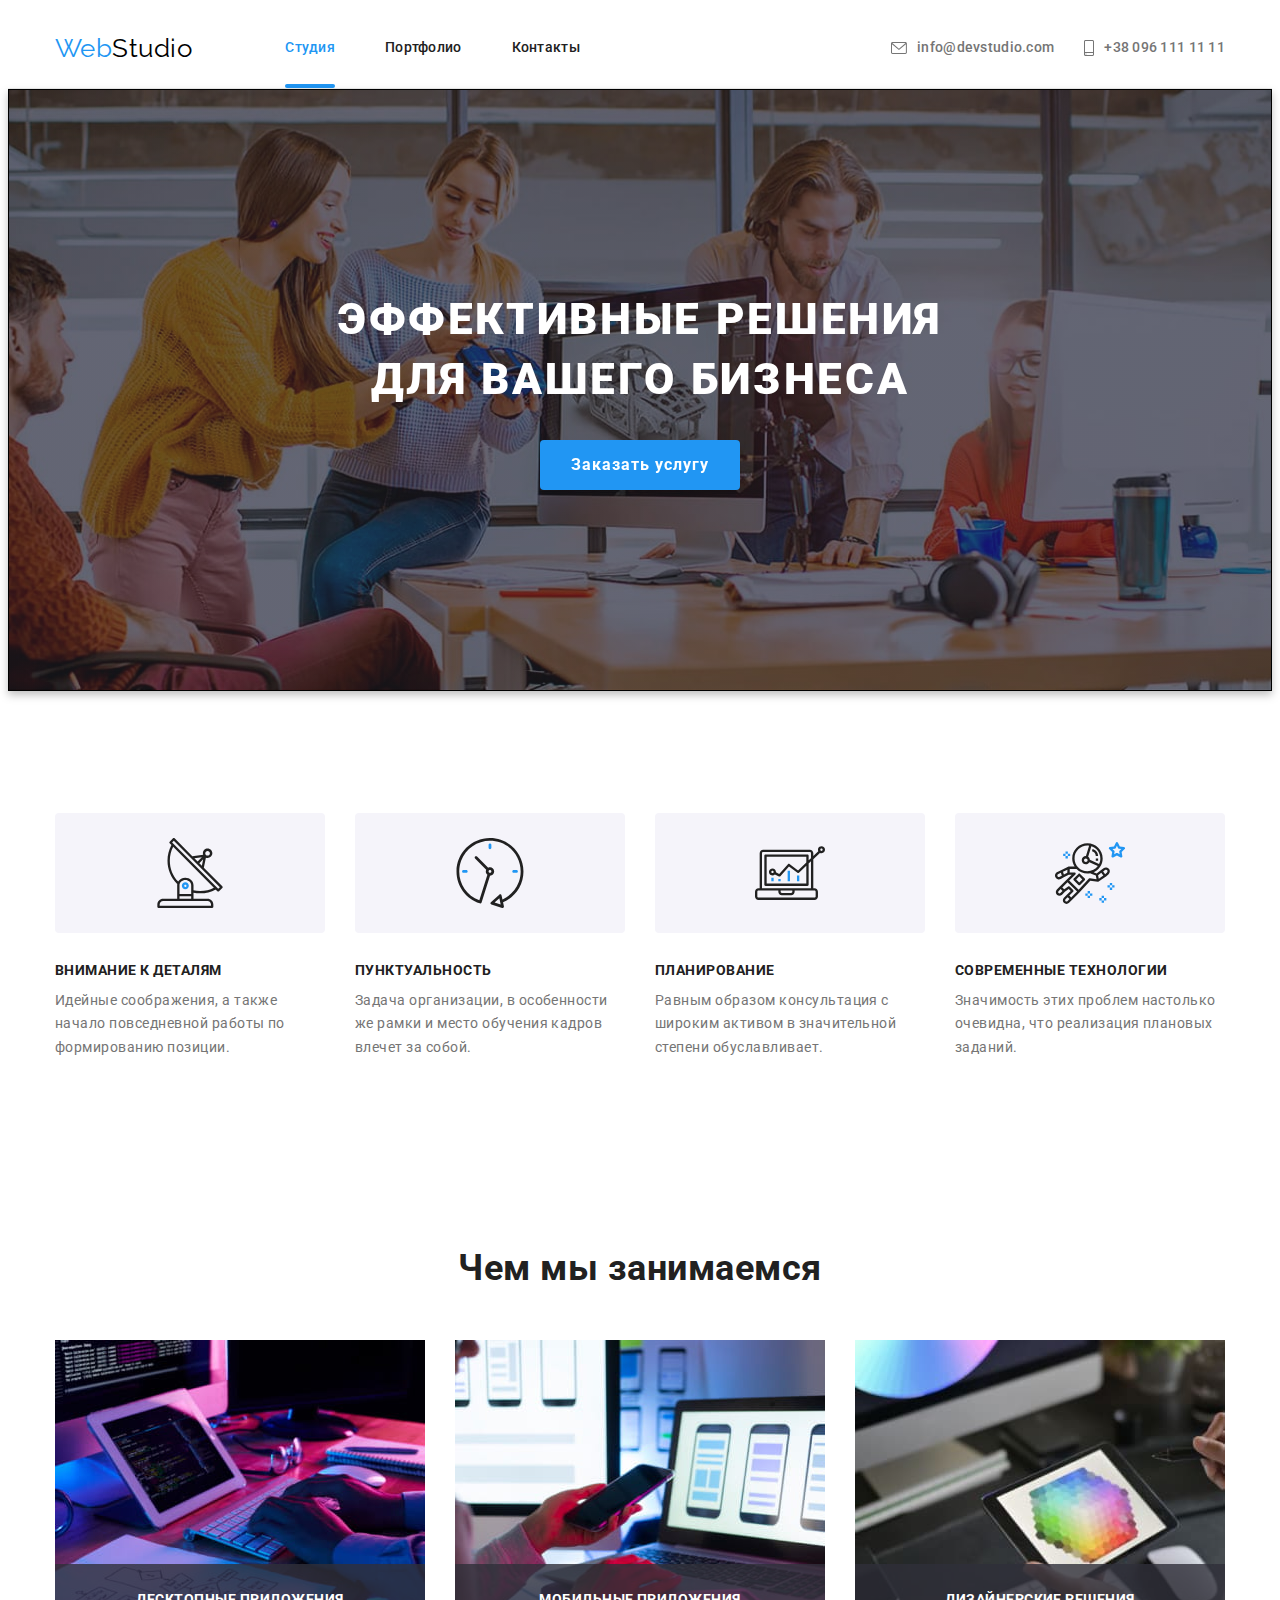
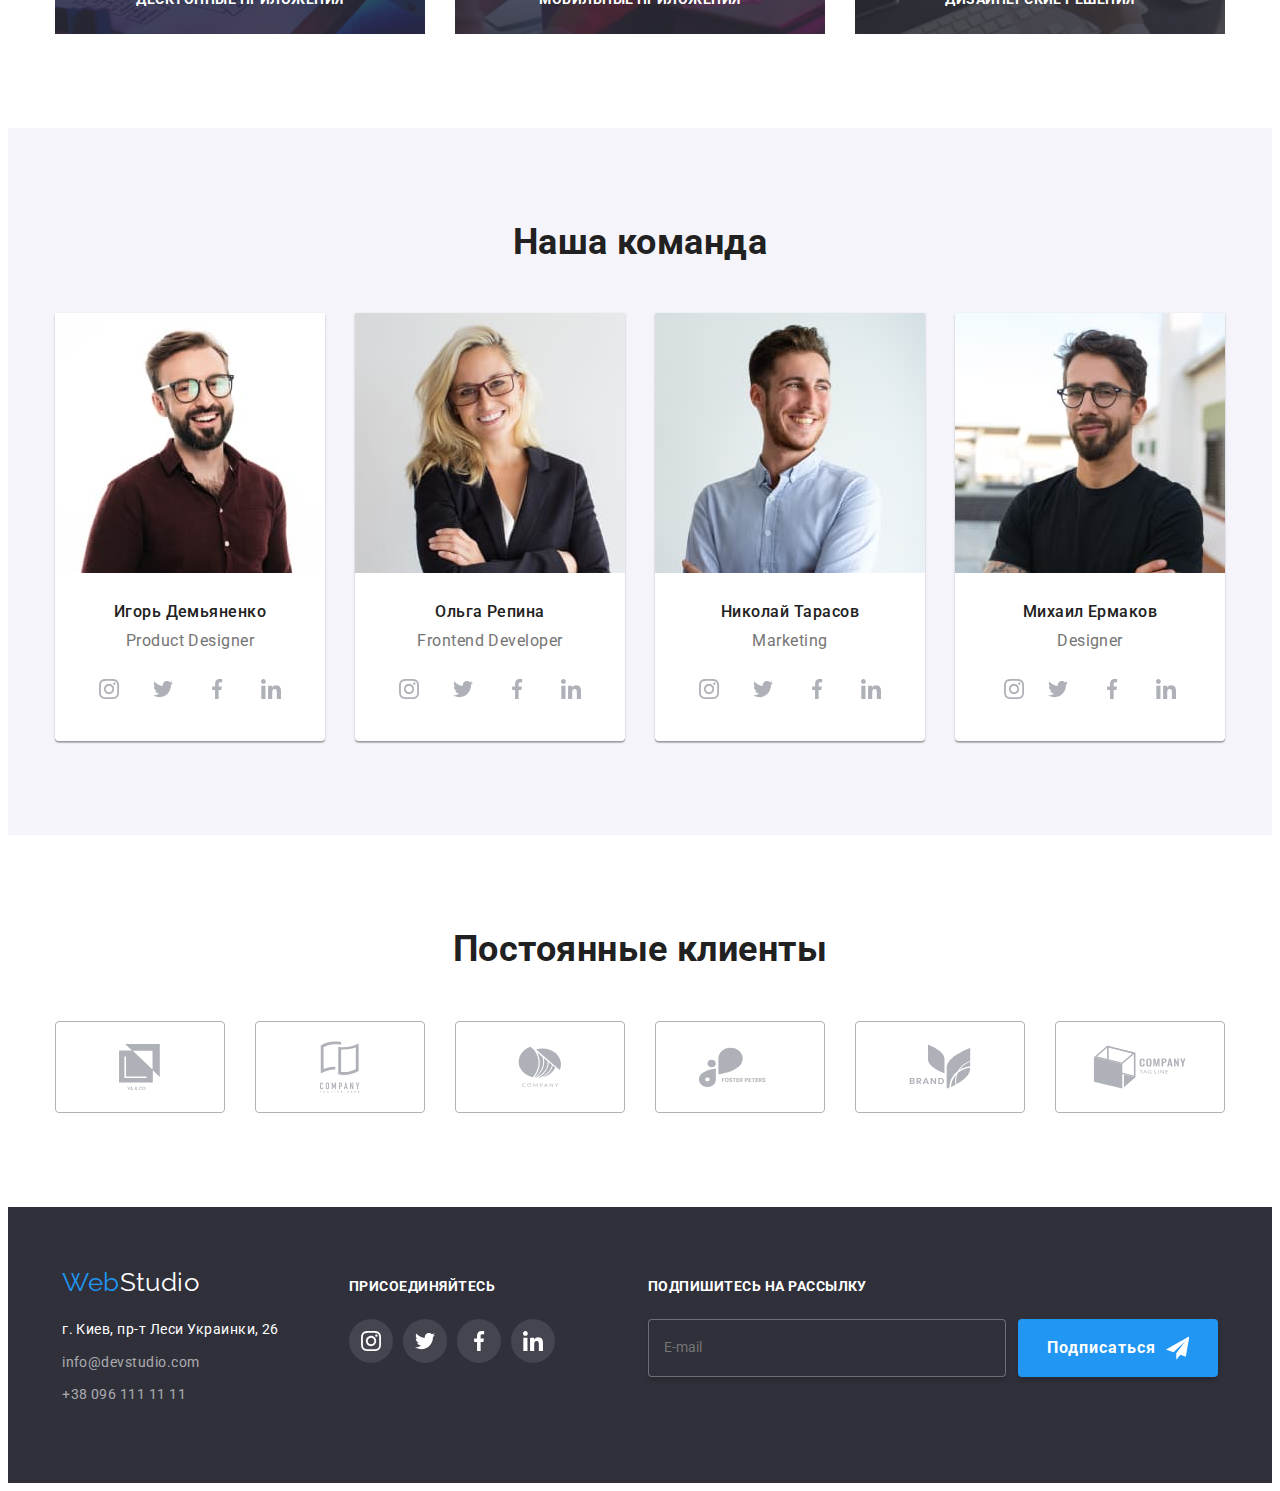
<file: index.html>
<!DOCTYPE html>
<html lang="ru">
  <head>
    <meta charset="Utf-8" />
    <meta http-equiv="X-UA-Compatible" content="IE=Edge" />
    <meta name="viewport" content="width=device-width, initial-scale=1.0" />
    <title>Студия</title>
    <link
      href="https://fonts.googleapis.com/css2?family=Raleway:wght@700&family=Roboto:wght@400;500;700;900&display=swap"
      rel="stylesheet"
    />
    <link
      rel="stylesheet"
      href="https://cdnjs.cloudflare.com/ajax/libs/modern-normalize/1.0.0/modern-normalize.min.css"
      integrity="sha512-ISS7cAi1PEhQ8jnbJpJZMd29NlhNj4AWYyLOSp2CE/CsHxTCu+r+t0D2yoJudVrd0/8fTVPUVDzY5Tvli75u/g=="
      crossorigin="anonymous"
      referrerpolicy="no-referrer"
    />
    <link rel="stylesheet" href="./css/main.min.css" />
  </head>
  <body>
    <header class="header">
      <div class="container nav-container">
        <a href="./index.html" class="logo"
          ><span class="logo__lebel">Web</span>Studio</a
        >

        <nav>
          <ul class="site-nav list">
            <li class="site-nav__item">
              <a
                href="./index.html"
                class="site-nav__link site-nav__link--current"
                >Студия</a
              >
            </li>
            <li class="site-nav__item">
              <a href="./portfolio.html" class="site-nav__link">Портфолио</a>
            </li>
            <li class="site-nav__item">
              <a href="#" class="site-nav__link">Контакты</a>
            </li>
          </ul>
        </nav>

        <ul class="contacts list">
          <li class="contacts__item">
            <a class="contacts__link" href="mailto:info@devstudio.com">
              <svg class="contact__icon" width="16" height="12">
                <use href="./images/symbol-defs.svg#envelope"></use>
              </svg>
              info@devstudio.com
            </a>
          </li>
          <li class="contacts__item">
            <a class="contacts__link" href="tel:+380961111111">
              <svg class="contact__icon" width="10" height="16">
                <use href="./images/symbol-defs.svg#smartphone"></use>
              </svg>
              +38 096 111 11 11</a
            >
          </li>
        </ul>
        <button type="button" class="mobile-menu__open">
          <svg
            width="24"
            height="16"
            aria-label="Переключатель мобильного меню"
          >
            <use
              class="site-nav__menu-icon"
              href="./images/symbol-defs.svg#menu"
            ></use>
          </svg>
        </button>
      </div>
      <div class="mobile-menu is-open">
        <div class="container">
          <button type="button" class="mobile-menu__close">
            <svg width="19" height="19">
              <use href="./images/symbol-defs.svg#menu-close"></use>
            </svg>
          </button>
          <nav>
            <ul class="mobile-nav list">
              <li class="mobile-nav__item">
                <a
                  href="./index.html"
                  class="mobile-nav__link mobile-nav__link--active"
                  >Студия</a
                >
              </li>
              <li class="mobile-nav__item">
                <a href="./portfolio.html" class="mobile-nav__link"
                  >Портфолио</a
                >
              </li>
              <li class="mobile-nav__item">
                <a href="#" class="mobile-nav__link">Контакты</a>
              </li>
            </ul>
          </nav>
          <div class="mobail-position">
            <ul class="mobile-contacts list">
              <li class="mobile-contacts__item">
                <a
                  href="tel:+380961111111"
                  class="mobile-contacts__link mobile-contacts__link--active"
                  >+38 096 111 11 11</a
                >
              </li>
              <li class="mobile-contacts__item">
                <a
                  href="mailto:info@devstudio.com"
                  class="mobile-contacts__link"
                  >info@devstudio.com</a
                >
              </li>
            </ul>
            <ul class="mobile-social list">
              <li class="mobile-social__item">
                <a href="#" class="mobile-social__link">Instagram</a>
              </li>
              <li class="mobile-social__item">
                <a href="#" class="mobile-social__link">Twitter</a>
              </li>
              <li class="mobile-social__item">
                <a href="#" class="mobile-social__link">Facebook</a>
              </li>
              <li class="mobile-social__item">
                <a href="#" class="mobile-social__link">LinkedIn</a>
              </li>
            </ul>
          </div>
        </div>
      </div>
    </header>
    <main>
      <div class="background-image">
        <section class="section-hero">
          <h1 class="section-hero__title">
            Эффективные Решения для вашего бизнеса
          </h1>
          <button data-modal-open type="button" class="button">
            Заказать услугу
          </button>
        </section>
      </div>
      <section class="section section-features">
        <div class="container">
          <h2 class="section-features__title">Особенности</h2>
          <ul class="list features">
            <li class="features__item">
              <div class="features__box">
                <svg class="features__icon">
                  <use href="./images/symbol-defs.svg#antenna"></use>
                </svg>
              </div>
              <h3 class="features__name">Внимание к деталям</h3>
              <p class="features__text">
                Идейные соображения, а также начало повседневной работы по
                формированию позиции.
              </p>
            </li>
            <li class="features__item">
              <div class="features__box">
                <svg class="features__icon">
                  <use href="./images/symbol-defs.svg#clock"></use>
                </svg>
              </div>
              <h3 class="features__name">Пунктуальность</h3>
              <p class="features__text">
                Задача организации, в особенности же рамки и место обучения
                кадров влечет за собой.
              </p>
            </li>
            <li class="features__item">
              <div class="features__box">
                <svg class="features__icon">
                  <use href="./images/symbol-defs.svg#diagram"></use>
                </svg>
              </div>
              <h3 class="features__name">Планирование</h3>
              <p class="features__text">
                Равным образом консультация с широким активом в значительной
                степени обуславливает.
              </p>
            </li>
            <li class="features__item">
              <div class="features__box">
                <svg class="features__icon">
                  <use href="./images/symbol-defs.svg#astronaut"></use>
                </svg>
              </div>
              <h3 class="features__name">Современные технологии</h3>
              <p class="features__text">
                Значимость этих проблем настолько очевидна, что реализация
                плановых заданий.
              </p>
            </li>
          </ul>
        </div>
      </section>
      <section class="section section-work">
        <div class="container">
          <h2 class="section__title">Чем мы занимаемся</h2>
          <ul class="list work">
            <li>
              <div class="work__position">
                <img
                  class="work__image"
                  src="./images/img.jpg"
                  alt="Человек пишет код"
                  width="370"
                  height="294"
                />
                <p class="work__text">Десктопные приложения</p>
              </div>
            </li>
            <li>
              <div class="work__position">
                <img
                  class="work__image"
                  src="./images/box2.jpg"
                  alt="телефон и ноутбук с изображениями дисплеев"
                  width="370"
                  height="294"
                />
                <p class="work__text">Мобильные приложения</p>
              </div>
            </li>
            <li>
              <div class="work__position">
                <img
                  class="work__image"
                  src="./images/box3.jpg"
                  alt="3д куб на планшете"
                  width="370"
                  height="294"
                />
                <p class="work__text">Дизайнерские решения</p>
              </div>
            </li>
          </ul>
        </div>
      </section>
      <section class="section section-team">
        <div class="container">
          <h2 class="section-team__title">Наша команда</h2>
          <ul class="list team">
            <li class="team__item">
              <picture>
                <source
                  srcset="
                    ./images/team-1-desk.jpg    1x,
                    ./images/team-1-desk-2x.jpg 2x
                  "
                  media="(min-width: 1200px)"
                />
                <source
                  srcset="
                    ./images/team-1-tablet.jpg    1x,
                    ./images/team-1-tablet-2x.jpg 2x
                  "
                  media="(min-width: 768px)"
                />
                <source
                  srcset="
                    ./images/team-1-mobile.jpg    1x,
                    ./images/team-1-mobile-2x.jpg 2x
                  "
                  media="(min-width: 320px)"
                />
                <img
                  class="team__image"
                  src="./images/1img.jpg"
                  alt="улыбающийся мужчина"
                  width="270"
                />
              </picture>
              <div class="team-card">
                <h3 class="team-card__name">Игорь Демьяненко</h3>
                <p class="team-card__text">Product Designer</p>
                <ul class="social list">
                  <li class="social__item">
                    <a class="social__link" href="#">
                      <svg class="social__icon">
                        <use href="./images/symbol-defs.svg#instagram"></use>
                      </svg>
                    </a>
                  </li>
                  <li class="social__item">
                    <a class="social__link" href="#"
                      ><svg class="social__icon">
                        <use href="./images/symbol-defs.svg#twitter"></use>
                      </svg>
                    </a>
                  </li>
                  <li class="social__item">
                    <a class="social__link" href="#"
                      ><svg class="social__icon">
                        <use href="./images/symbol-defs.svg#facebook"></use>
                      </svg>
                    </a>
                  </li>
                  <li class="social__item">
                    <a class="social__link" href="#"
                      ><svg class="social__icon">
                        <use href="./images/symbol-defs.svg#linkedin"></use>
                      </svg>
                    </a>
                  </li>
                </ul>
              </div>
            </li>
            <li class="team__item">
              <picture>
                <source
                  srcset="
                    ./images/team-2-desk.jpg    1x,
                    ./images/team-2-desk-2x.jpg 2x
                  "
                  media="(min-width: 1200px)"
                />
                <source
                  srcset="
                    ./images/team2-teblet-1x.jpg 1x,
                    ./images/team2-teblet-2x.jpg 2x
                  "
                  media="(min-width: 768px)"
                />
                <source
                  srcset="
                    ./images/team-2-mobile.jpg    1x,
                    ./images/team-2-mobile-2x.jpg 2x
                  "
                  media="(min-width: 320px)"
                />
                <img
                  class="team__image"
                  src="./images/2img(1).jpg"
                  alt="улыбающаяся женщина"
                  width="270"
                />
              </picture>

              <div class="team-card">
                <h3 class="team-card__name">Ольга Репина</h3>
                <p class="team-card__text">Frontend Developer</p>
                <ul class="social list">
                  <li class="social__item">
                    <a class="social__link" href="#">
                      <svg class="social__icon">
                        <use href="./images/symbol-defs.svg#instagram"></use>
                      </svg>
                    </a>
                  </li>
                  <li class="social__item">
                    <a class="social__link" href="#"
                      ><svg class="social__icon">
                        <use href="./images/symbol-defs.svg#twitter"></use>
                      </svg>
                    </a>
                  </li>
                  <li class="social__item">
                    <a class="social__link" href="#"
                      ><svg class="social__icon">
                        <use href="./images/symbol-defs.svg#facebook"></use>
                      </svg>
                    </a>
                  </li>
                  <li class="social__item">
                    <a class="social__link" href="#"
                      ><svg class="social__icon">
                        <use href="./images/symbol-defs.svg#linkedin"></use>
                      </svg>
                    </a>
                  </li>
                </ul>
              </div>
            </li>
            <li class="team__item">
              <picture>
                <source
                  srcset="
                    ./images/team-3-desk.jpg    1x,
                    ./images/team-3-desk-2x.jpg 2x
                  "
                  media="(min-width: 1200px)"
                />
                <source
                  srcset="
                    ./images/team-3-tablet.jpg    1x,
                    ./images/team-3-tablet-2x.jpg 2x
                  "
                  media="(min-width: 768px)"
                />
                <source
                  srcset="
                    ./images/team-3-mobile.jpg    1x,
                    ./images/team-3-mobile-2x.jpg 2x
                  "
                  media="(min-width: 320px)"
                />
                <img
                  class="team__image"
                  src="./images/3img(2).jpg"
                  alt="улыбающийся мужчина"
                  width="270"
                />
              </picture>

              <div class="team-card">
                <h3 class="team-card__name">Николай Тарасов</h3>
                <p class="team-card__text">Marketing</p>
                <ul class="social list">
                  <li class="social__item">
                    <a class="social__link" href="#">
                      <svg class="social__icon">
                        <use href="./images/symbol-defs.svg#instagram"></use>
                      </svg>
                    </a>
                  </li>
                  <li class="social__item">
                    <a class="social__link" href="#"
                      ><svg class="social__icon">
                        <use href="./images/symbol-defs.svg#twitter"></use>
                      </svg>
                    </a>
                  </li>
                  <li class="social__item">
                    <a class="social__link" href="#"
                      ><svg class="social__icon">
                        <use href="./images/symbol-defs.svg#facebook"></use>
                      </svg>
                    </a>
                  </li>
                  <li class="social__item">
                    <a class="social__link" href="#"
                      ><svg class="social__icon">
                        <use href="./images/symbol-defs.svg#linkedin"></use>
                      </svg>
                    </a>
                  </li>
                </ul>
              </div>
            </li>
            <li class="team__item">
              <picture>
                <source
                  srcset="
                    ./images/team-4-desk.jpg    1x,
                    ./images/team-4-desk-2x.jpg 2x
                  "
                  media="(min-width: 1200px)"
                />
                <source
                  srcset="
                    ./images/team-4-tablet.jpg    1x,
                    ./images/team-4-tablet-2x.jpg 2x
                  "
                  media="(min-width: 768px)"
                />
                <source
                  srcset="
                    ./images/team-4-mobile.jpg    1x,
                    ./images/team-4-mobile-2x.jpg 2x
                  "
                  media="(min-width: 320px)"
                />
                <img
                  class="team__image"
                  src="./images/4img(3).jpg"
                  alt="улыбающийся мужчина"
                  width="270"
                />
              </picture>

              <div class="team-card">
                <h3 class="team-card__name">Михаил Ермаков</h3>
                <p class="team-card__text">Designer</p>
                <ul class="social list">
                  <li class="social_-item">
                    <a class="social__link" href="#">
                      <svg class="social__icon">
                        <use href="./images/symbol-defs.svg#instagram"></use>
                      </svg>
                    </a>
                  </li>
                  <li class="social__item">
                    <a class="social__link" href="#"
                      ><svg class="social__icon">
                        <use href="./images/symbol-defs.svg#twitter"></use>
                      </svg>
                    </a>
                  </li>
                  <li class="social__item">
                    <a class="social__link" href="#"
                      ><svg class="social__icon">
                        <use href="./images/symbol-defs.svg#facebook"></use>
                      </svg>
                    </a>
                  </li>
                  <li class="social__item">
                    <a class="social__link" href="#"
                      ><svg class="social__icon">
                        <use href="./images/symbol-defs.svg#linkedin"></use>
                      </svg>
                    </a>
                  </li>
                </ul>
              </div>
            </li>
          </ul>
        </div>
      </section>
      <section class="section section-client">
        <div class="container">
          <h2 class="section-client__title">Постоянные клиенты</h2>
          <ul class="client list">
            <li class="client__item">
              <a class="client__link" href="#">
                <svg width="41" height="46.7">
                  <use href="./images/symbol-defs.svg#group1"></use>
                </svg>
              </a>
            </li>
            <li class="client__item">
              <a class="client__link" href="#">
                <svg width="40" height="52">
                  <use href="./images/symbol-defs.svg#group2"></use>
                </svg>
              </a>
            </li>
            <li class="client__item">
              <a class="client__link" href="#">
                <svg width="43.46" height="41.18">
                  <use href="./images/symbol-defs.svg#group3"></use>
                </svg>
              </a>
            </li>
            <li class="client__item">
              <a class="client__link" href="#">
                <svg width="84.44" height="40.62">
                  <use href="./images/symbol-defs.svg#group4"></use>
                </svg>
              </a>
            </li>
            <li class="client__item">
              <a class="client__link" href="#">
                <svg width="62.54" height="45.43">
                  <use href="./images/symbol-defs.svg#group5"></use>
                </svg>
              </a>
            </li>
            <li class="client__item">
              <a class="client__link" href="#">
                <svg width="93.79" height="43.93">
                  <use href="./images/symbol-defs.svg#group6"></use>
                </svg>
              </a>
            </li>
          </ul>
        </div>
      </section>
    </main>
    <!-- Foter -->
    <footer class="page-foter">
      <div class="container container-foter">
        <div class="foter-nav">
          <a href="./index.html" class="logo logo__foter"
            ><span class="logo__lebel">Web</span>Studio</a
          >
          <address class="address-section">
            <ul class="list">
              <li class="address-section__item">
                <a
                  href="#"
                  class="address-section__link address-section__link--white"
                >
                  г. Киев, пр-т Леси Украинки, 26</a
                >
              </li>
              <li class="address-section__item">
                <a
                  href="mailto:info@devstudio.com"
                  class="address-section__link"
                >
                  info@devstudio.com</a
                >
              </li>
              <li class="address-section__item">
                <a href="tel:+380961111111" class="address-section__link">
                  +38 096 111 11 11</a
                >
              </li>
            </ul>
          </address>
        </div>
        <div class="social-foter">
          <p class="foter-text">присоединяйтесь</p>
          <ul class="social list">
            <li class="social__item">
              <a class="social__link social__link--white" href="#">
                <svg class="social__icon">
                  <use href="./images/symbol-defs.svg#instagram"></use>
                </svg>
              </a>
            </li>
            <li class="social__item">
              <a class="social__link social__link--white" href="#"
                ><svg class="social__icon">
                  <use href="./images/symbol-defs.svg#twitter"></use>
                </svg>
              </a>
            </li>
            <li class="social__item">
              <a class="social__link social__link--white" href="#"
                ><svg class="social__icon">
                  <use href="./images/symbol-defs.svg#facebook"></use>
                </svg>
              </a>
            </li>
            <li class="social__item">
              <a class="social__link social__link--white" href="#"
                ><svg class="social__icon">
                  <use href="./images/symbol-defs.svg#linkedin"></use>
                </svg>
              </a>
            </li>
          </ul>
        </div>
        <div class="subscribe">
          <p class="foter-text">Подпишитесь на рассылку</p>
          <form class="subscribe-form">
            <input
              type="email"
              name="user_email"
              placeholder="E-mail"
              class="subscribe-form__input"
            />
            <button type="submit" class="button subscribe-form__button">
              Подписаться<svg
                width="24"
                height="24"
                class="subscribe-form__icon"
              >
                <use href="./images/symbol-defs.svg#subscribe"></use>
              </svg>
            </button>
          </form>
        </div>
      </div>
    </footer>
    <div class="backdrop is-hidden" data-modal>
      <div class="modal">
        <button class="modal__button" data-modal-close>
          <svg width="11" height="11">
            <use href="./images/symbol-defs.svg#close-black"></use>
          </svg>
        </button>

        <form class="modal-form">
          <p class="modal-form__title">
            Оставьте свои данные, мы вам перезвоним
          </p>
          <div class="modal-form__position">
            <label class="modal-form__lebel">
              <span class="modal-form__name">Имя</span>
              <input
                name="username"
                type="text"
                class="modal-form__input"
                required
              />
              <svg class="modal-form__icon">
                <use href="./images/symbol-defs.svg#man"></use>
              </svg>
            </label>
          </div>
          <div class="modal-form__position">
            <label class="modal-form__lebel">
              <span class="modal-form__name">Телефон</span>
              <input
                name="user-telephone-number"
                type="tel"
                class="modal-form__input"
                required
              />
              <svg class="modal-form__icon">
                <use href="./images/symbol-defs.svg#tube"></use>
              </svg>
            </label>
          </div>
          <div class="modal-form__position">
            <label class="modal-form__lebel">
              <span class="modal-form__name">Почта</span>
              <input
                name="user-email"
                type="email"
                class="modal-form__input"
                required
              />
              <svg class="modal-form__icon">
                <use href="./images/symbol-defs.svg#letter"></use>
              </svg>
            </label>
          </div>
          <div>
            <label for="user-comment" class="comment-text">
              <span class="modal-form__name">Комментарий</span>
            </label>
            <textarea
              class="modal-form__textarea"
              name="user-comment"
              id="user-comment"
              placeholder="Введите текст"
            ></textarea>
          </div>

          <label class="checkbox modal-form__lebel">
            <input
              name="user-agree"
              type="checkbox"
              class="modal-form__policy"
              required
            />
            <svg class="modal-form__checkbox-icon">
              <use href="./images/symbol-defs.svg#check"></use>
            </svg>
            <span class="modal-form__name">
              Соглашаюсь с рассылкой и принимаю&nbsp;

              <a href="#" class="modal-form__link">Условия договора</a></span
            >
          </label>
          <button type="submit" class="button modal-form__button--center">
            Отправить
          </button>
        </form>
      </div>
    </div>
    <script src="./js/model.js"></script>
    <script src="./js/menu.js"></script>
  </body>
</html>
</file>
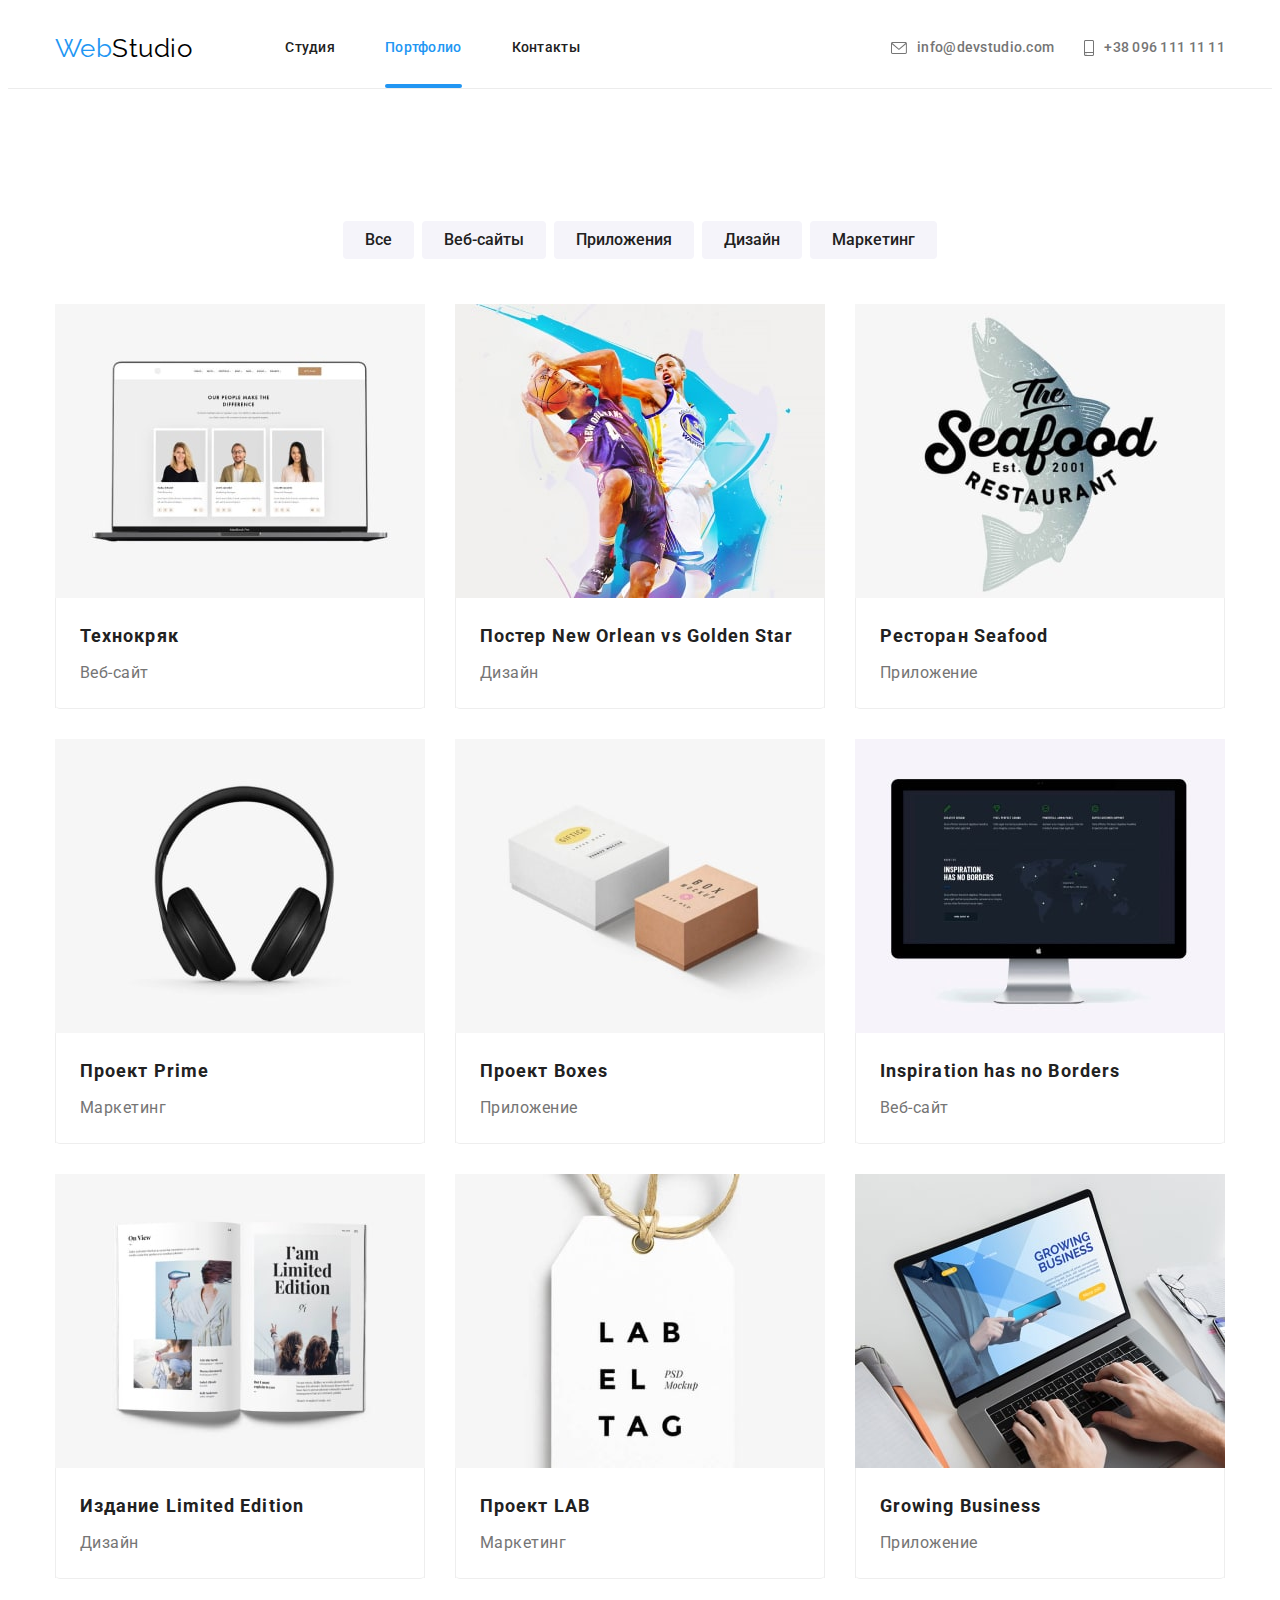
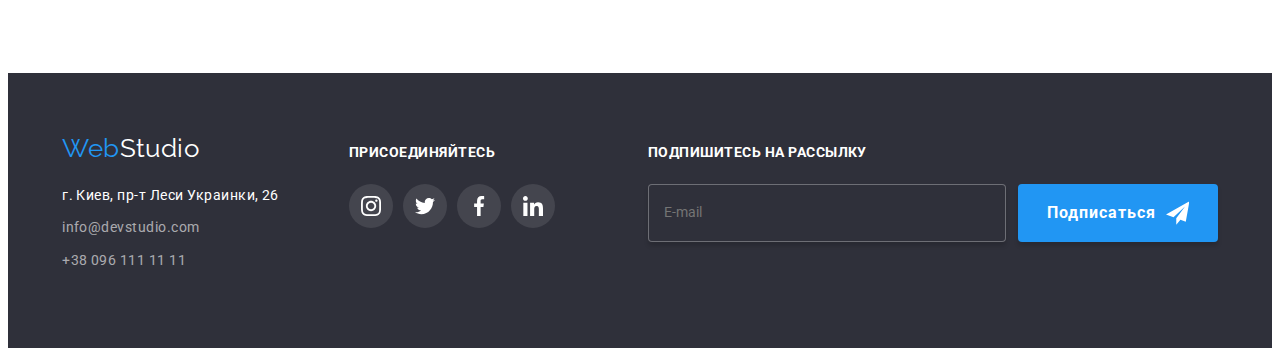
<file: portfolio.html>
<!DOCTYPE html>
<html lang="ru">
  <head>
    <meta charset="Utf-8" />
    <meta http-equiv="X-UA-Compatible" content="IE=Edge" />
    <meta name="viewport" content="width=device-width, initial-scale=1.0" />
    <title>Портфолио</title>
    <link
      href="https://fonts.googleapis.com/css2?family=Raleway:wght@700&family=Roboto:wght@400;500;700;900&display=swap"
      rel="stylesheet"
    />
    <link
      rel="stylesheet"
      href="https://cdnjs.cloudflare.com/ajax/libs/modern-normalize/1.0.0/modern-normalize.min.css"
      integrity="sha512-ISS7cAi1PEhQ8jnbJpJZMd29NlhNj4AWYyLOSp2CE/CsHxTCu+r+t0D2yoJudVrd0/8fTVPUVDzY5Tvli75u/g=="
      crossorigin="anonymous"
      referrerpolicy="no-referrer"
    />
    <link rel="stylesheet" href="./css/main.min.css" />
  </head>
  <body>
    <header class="header">
      <div class="container nav-container">
        <a href="./index.html" class="logo"
          ><span class="logo__lebel">Web</span>Studio</a
        >

        <nav>
          <ul class="site-nav list">
            <li class="site-nav__item">
              <a
                href="./index.html"
                class="site-nav__link "
                >Студия</a
              >
            </li>
            <li class="site-nav__item">
              <a href="./portfolio.html" class="site-nav__link site-nav__link--current">Портфолио</a>
            </li>
            <li class="site-nav__item">
              <a href="#" class="site-nav__link">Контакты</a>
            </li>
          </ul>
        </nav>

        <ul class="contacts list">
          <li class="contacts__item">
            <a class="contacts__link" href="mailto:info@devstudio.com">
              <svg class="contact__icon" width="16" height="12">
                <use href="./images/symbol-defs.svg#envelope"></use>
              </svg>
              info@devstudio.com
            </a>
          </li>
          <li class="contacts__item">
            <a class="contacts__link" href="tel:+380961111111">
              <svg class="contact__icon" width="10" height="16">
                <use href="./images/symbol-defs.svg#smartphone"></use>
              </svg>
              +38 096 111 11 11</a
            >
          </li>
        </ul>
        <button type="button" class="mobile-menu__open">
          <svg
            width="24"
            height="16"
            aria-label="Переключатель мобильного меню"
          >
            <use
              class="site-nav__menu-icon"
              href="./images/symbol-defs.svg#menu"
            ></use>
          </svg>
        </button>
      <div class="mobile-menu is-open">
        <div class="container">
          <button type="button" class="mobile-menu__close">
            <svg width="19" height="19">
              <use href="./images/symbol-defs.svg#menu-close"></use>
            </svg>
          </button>
          <nav>
            <ul class="mobile-nav list">
              <li class="mobile-nav__item">
                <a href="./index.html" class="mobile-nav__link">Студия</a>
              </li>
              <li class="mobile-nav__item">
                <a
                  href="./portfolio.html"
                  class="mobile-nav__link mobile-nav__link--active"
                  >Портфолио</a
                >
              </li>
              <li class="mobile-nav__item">
                <a href="#" class="mobile-nav__link">Контакты</a>
              </li>
            </ul>
          </nav>
          <div class="mobail-position">
            <ul class="mobile-contacts list">
              <li class="mobile-contacts__item">
                <a
                  href="tel:+380961111111"
                  class="mobile-contacts__link mobile-contacts__link--active"
                  >+38 096 111 11 11</a
                >
              </li>
              <li class="mobile-contacts__item">
                <a
                  href="mailto:info@devstudio.com"
                  class="mobile-contacts__link"
                  >info@devstudio.com</a
                >
              </li>
            </ul>
            <ul class="mobile-social list">
              <li class="mobile-social__item">
                <a href="#" class="mobile-social__link">Instagram</a>
              </li>
              <li class="mobile-social__item">
                <a href="#" class="mobile-social__link">Twitter</a>
              </li>
              <li class="mobile-social__item">
                <a href="#" class="mobile-social__link">Facebook</a>
              </li>
              <li class="mobile-social__item">
                <a href="#" class="mobile-social__link">LinkedIn</a>
              </li>
            </ul>
          </div>
        </div>
      </div>
    </header>
    <main>
      <section class="section">
        <div class="container">
          <h1 class="portfolio__title">Портфолио</h1>
          <ul class="list button-gallery">
            <li class="button-gallery__item">
              <button type="button" class="button-gallery__btn">Все</button>
            </li>
            <li class="button-gallery__item">
              <button type="button" class="button-gallery__btn">
                Веб-сайты
              </button>
            </li>
            <li class="button-gallery__item">
              <button type="button" class="button-gallery__btn">
                Приложения
              </button>
            </li>
            <li class="button-gallery__item">
              <button type="button" class="button-gallery__btn">Дизайн</button>
            </li>
            <li class="button-gallery__item">
              <button type="button" class="button-gallery__btn">
                Маркетинг
              </button>
            </li>
          </ul>
          <ul class="portfolio list">
            <li class="portfolio__item">
              <a href="#" class="portfolio__link">
                <div class="portfolio__position">
                  <picture>
                    <source
                      srcset="
                        ./images/portf1-desk-1x-min.jpg 1x,
                        ./images/portf1-desk-2x-min.jpg 2x
                      "
                      media="(min-width: 1200px)"
                    />
                    <source
                      srcset="
                        ./images/portf1-tablet-1x-min.jpg 1x,
                        ./images/portf1-tablet-2x-min.jpg 2x
                      "
                      media="(min-width: 768px)"
                    />
                    <source
                      srcset="
                        ./images/portf1-mobile-1x-min.jpg 1x,
                        ./images/portf1-mobile-2x-min.jpg 2x
                      "
                      media="(min-width: 320px)"
                    />
                    <img
                      class="portfolio__image"
                      src="./images/portf(1).jpg"
                      alt="Технокряк"
                      width="370"
                    />
                  </picture>

                  <p class="portfolio__slide">
                    Технокряк это современная площадка распространения
                    коронавируса. Компании используют эту платформу для
                    цифрового шпионажа и атак на защищённые сервера конкурентов.
                  </p>
                </div>
                <div class="portfolio__box">
                  <h2 class="portfolio__name">Технокряк</h2>
                  <p class="portfolio__text">Веб-сайт</p>
                </div>
              </a>
            </li>
            <li class="portfolio__item">
              <a href="#" class="portfolio__link">
                <div class="portfolio__position">
                  <picture>
                    <source
                      srcset="
                        ./images/portf2-desk-1x-min.jpg 1x,
                        ./images/portf2-desk-2x-min.jpg 2x
                      "
                      media="(min-width: 1200px)"
                    />
                    <source
                      srcset="
                        ./images/portf2-tablet-1x-min.jpg 1x,
                        ./images/portf2-tablet-2x-min.jpg 2x
                      "
                      media="(min-width: 768px)"
                    />
                    <source
                      srcset="
                        ./images/portf2-mobile-1x-min.jpg 1x,
                        ./images/portf2-mobile-2x-min.jpg 2x
                      "
                      media="(min-width: 320px)"
                    />
                    <img
                      class="portfolio__image"
                      src="./images/portf(2).jpg"
                      alt="Постер New Orlean vs Golden Star"
                      width="370"
                    />
                  </picture>
                  <p class="portfolio__slide">
                    Технокряк это современная площадка распространения
                    коронавируса. Компании используют эту платформу для
                    цифрового шпионажа и атак на защищённые сервера конкурентов.
                  </p>
                </div>
                <div class="portfolio__box">
                  <h2 class="portfolio__name">
                    Постер New Orlean vs Golden Star
                  </h2>
                  <p class="portfolio__text">Дизайн</p>
                </div>
              </a>
            </li>
            <li class="portfolio__item">
              <a href="#" class="portfolio__link">
                <div class="portfolio__position">
                  <picture>
                    <source
                      srcset="
                        ./images/portf3-desk-1x-min.jpg 1x,
                        ./images/portf3-desk-2x-min.jpg 2x
                      "
                      media="(min-width: 1200px)"
                    />
                    <source
                      srcset="
                        ./images/portf3-tablet-1x-min.jpg 1x,
                        ./images/portf3-tablet-2x-min.jpg 2x
                      "
                      media="(min-width: 768px)"
                    />
                    <source
                      srcset="
                        ./images/portf3-mobile-1x-min.jpg 1x,
                        ./images/portf3-mobile-2x-min.jpg 2x
                      "
                      media="(min-width: 320px)"
                    />
                    <img
                      class="portfolio__image"
                      src="./images/portf(3).jpg"
                      alt="Ресторан Seafood"
                      width="370"
                    />
                  </picture>

                  <p class="portfolio__slide">
                    Технокряк это современная площадка распространения
                    коронавируса. Компании используют эту платформу для
                    цифрового шпионажа и атак на защищённые сервера конкурентов.
                  </p>
                </div>
                <div class="portfolio__box">
                  <h2 class="portfolio__name">Ресторан Seafood</h2>
                  <p class="portfolio__text">Приложение</p>
                </div>
              </a>
            </li>
            <li class="portfolio__item">
              <a href="#" class="portfolio__link">
                <div class="portfolio__position">
                  <picture>
                    <source
                      srcset="
                        ./images/portf4-desk-1x-min.jpg 1x,
                        ./images/portf4-desk-2x-min.jpg 2x
                      "
                      media="(min-width: 1200px)"
                    />
                    <source
                      srcset="
                        ./images/portf4-tablet-1x-min.jpg 1x,
                        ./images/portf4-tablet-2x-min.jpg 2x
                      "
                      media="(min-width: 768px)"
                    />
                    <source
                      srcset="
                        ./images/portf4-mobile-1x-min.jpg 1x,
                        ./images/portf4-mobile-2x-min.jpg 2x
                      "
                      media="(min-width: 320px)"
                    />
                    <img
                      class="portfolio__image"
                      src="./images/portf(4).jpg"
                      alt="Наушники"
                      width="370"
                    />
                  </picture>

                  <p class="portfolio__slide">
                    Технокряк это современная площадка распространения
                    коронавируса. Компании используют эту платформу для
                    цифрового шпионажа и атак на защищённые сервера конкурентов.
                  </p>
                </div>
                <div class="portfolio__box">
                  <h2 class="portfolio__name">Проект Prime</h2>
                  <p class="portfolio__text">Маркетинг</p>
                </div>
              </a>
            </li>
            <li class="portfolio__item">
              <a href="#" class="portfolio__link">
                <div class="portfolio__position">
                  <picture>
                    <source
                      srcset="
                        ./images/portf5-desk-1x-min.jpg 1x,
                        ./images/portf5-desk-2x-min.jpg 2x
                      "
                      media="(min-width: 1200px)"
                    />
                    <source
                      srcset="
                        ./images/portf5-tablet-1x-min.jpg 1x,
                        ./images/portf5-tablet-2x-min.jpg 2x
                      "
                      media="(min-width: 768px)"
                    />
                    <source
                      srcset="
                        ./images/portf5-mobile-1x-min.jpg 1x,
                        ./images/portf5-mobile-2x-min.jpg 2x
                      "
                      media="(min-width: 320px)"
                    />
                    <img
                      class="portfolio__image"
                      src="./images/portf(5).jpg"
                      alt="2 коробки"
                      width="370"
                    />
                  </picture>

                  <p class="portfolio__slide">
                    Технокряк это современная площадка распространения
                    коронавируса. Компании используют эту платформу для
                    цифрового шпионажа и атак на защищённые сервера конкурентов.
                  </p>
                </div>
                <div class="portfolio__box">
                  <h2 class="portfolio__name">Проект Boxes</h2>
                  <p class="portfolio__text">Приложение</p>
                </div>
              </a>
            </li>
            <li class="portfolio__item">
              <a href="#" class="portfolio__link">
                <div class="portfolio__position">
                  <picture>
                    <source
                      srcset="
                        ./images/portf6-desk-1x-min.jpg 1x,
                        ./images/portf6-desk-2x-min.jpg 2x
                      "
                      media="(min-width: 1200px)"
                    />
                    <source
                      srcset="
                        ./images/portf6-tablet-1x-min.jpg 1x,
                        ./images/portf6-tablet-2x-min.jpg 2x
                      "
                      media="(min-width: 768px)"
                    />
                    <source
                      srcset="
                        ./images/portf6-mobile-1x-min.jpg 1x,
                        ./images/portf6-mobile-2x-min.jpg 2x
                      "
                      media="(min-width: 320px)"
                    />
                    <img
                      class="portfolio__image"
                      src="./images/portf(6).jpg"
                      alt="Монитор"
                      width="370"
                    />
                  </picture>

                  <p class="portfolio__slide">
                    Технокряк это современная площадка распространения
                    коронавируса. Компании используют эту платформу для
                    цифрового шпионажа и атак на защищённые сервера конкурентов.
                  </p>
                </div>
                <div class="portfolio__box">
                  <h2 class="portfolio__name">Inspiration has no Borders</h2>
                  <p class="portfolio__text">Веб-сайт</p>
                </div>
              </a>
            </li>
            <li class="portfolio__item">
              <a href="#" class="portfolio__link">
                <div class="portfolio__position">
                  <picture>
                    <source
                      srcset="
                        ./images/portf7-desk-1x-min.jpg 1x,
                        ./images/portf7-desk-2x-min.jpg 2x
                      "
                      media="(min-width: 1200px)"
                    />
                    <source
                      srcset="
                        ./images/portf7-tablet-1x-min.jpg 1x,
                        ./images/portf7-tablet-2x-min.jpg 2x
                      "
                      media="(min-width: 768px)"
                    />
                    <source
                      srcset="
                        ./images/portf7-mobile-1x-min.jpg 1x,
                        ./images/portf7-mobile-2x-min.jpg 2x
                      "
                      media="(min-width: 320px)"
                    />
                    <img
                      class="portfolio__image"
                      src="./images/portf(7).jpg"
                      alt="Книга"
                      width="370"
                    />
                  </picture>

                  <p class="portfolio__slide">
                    Технокряк это современная площадка распространения
                    коронавируса. Компании используют эту платформу для
                    цифрового шпионажа и атак на защищённые сервера конкурентов.
                  </p>
                </div>
                <div class="portfolio__box">
                  <h2 class="portfolio__name">Издание Limited Edition</h2>
                  <p class="portfolio__text">Дизайн</p>
                </div>
              </a>
            </li>
            <li class="portfolio__item">
              <a href="#" class="portfolio__link">
                <div class="portfolio__position">
                  <picture>
                    <source
                      srcset="
                        ./images/portf8-desk-1x-min.jpg 1x,
                        ./images/portf8-desk-2x-min.jpg 2x
                      "
                      media="(min-width: 1200px)"
                    />
                    <source
                      srcset="
                        ./images/portf8-tablet-1x-min.jpg 1x,
                        ./images/portf8-tablet-2x-min.jpg 2x
                      "
                      media="(min-width: 768px)"
                    />
                    <source
                      srcset="
                        ./images/portf8-mobile-1x-min.jpg 1x,
                        ./images/portf8-mobile-2x-min.jpg 2x
                      "
                      media="(min-width: 320px)"
                    />
                    <img
                      class="portfolio__image"
                      src="./images/portf(8).jpg"
                      alt="Проект LAB"
                      width="370"
                    />
                  </picture>

                  <p class="portfolio__slide">
                    Технокряк это современная площадка распространения
                    коронавируса. Компании используют эту платформу дляцифрового
                    шпионажа и атак на защищённые сервера конкурентов.
                  </p>
                </div>
                <div class="portfolio__box">
                  <h2 class="portfolio__name">Проект LAB</h2>
                  <p class="portfolio__text">Маркетинг</p>
                </div>
              </a>
            </li>
            <li class="portfolio__item">
              <a href="#" class="portfolio__link">
                <div class="portfolio__position">
                  <picture>
                    <source
                      srcset="
                        ./images/portf9-desk-1x-min.jpg 1x,
                        ./images/portf9-desk-2x-min.jpg 2x
                      "
                      media="(min-width: 1200px)"
                    />
                    <source
                      srcset="
                        ./images/portf9-tablet-1x-min.jpg 1x,
                        ./images/portf9-tablet-2x-min.jpg 2x
                      "
                      media="(min-width: 768px)"
                    />
                    <source
                      srcset="
                        ./images/portf9-mobile-1x-min.jpg 1x,
                        ./images/portf9-mobile-2x-min.jpg 2x
                      "
                      media="(min-width: 320px)"
                    />
                    <img
                      class="portfolio__image"
                      src="./images/portf(9).jpg"
                      alt="Ноутбук"
                      width="370"
                    />
                  </picture>

                  <p class="portfolio__slide">
                    Технокряк это современная площадка распространения
                    коронавируса. Компании используют эту платформу дляцифрового
                    шпионажа и атак на защищённые сервера конкурентов.
                  </p>
                </div>
                <div class="portfolio__box">
                  <h2 class="portfolio__name">Growing Business</h2>
                  <p class="portfolio__text">Приложение</p>
                </div>
              </a>
            </li>
          </ul>
        </div>
      </section>
    </main>
    <!-- foter -->
    <footer class="page-foter">
      <div class="container container-foter">
        <div class="foter-nav">
          <a href="./index.html" class="logo logo__foter"
            ><span class="logo__lebel">Web</span>Studio</a
          >
          <address class="address-section">
            <ul class="list">
              <li class="address-section__item">
                <a
                  href="#"
                  class="address-section__link address-section__link--white"
                >
                  г. Киев, пр-т Леси Украинки, 26</a
                >
              </li>
              <li class="address-section__item">
                <a
                  href="mailto:info@devstudio.com"
                  class="address-section__link"
                >
                  info@devstudio.com</a
                >
              </li>
              <li class="address-section__item">
                <a href="tel:+380961111111" class="address-section__link">
                  +38 096 111 11 11</a
                >
              </li>
            </ul>
          </address>
        </div>
        <div class="social-foter">
          <p class="foter-text">присоединяйтесь</p>
          <ul class="social list">
            <li class="social__item">
              <a class="social__link social__link--white" href="#">
                <svg class="social__icon">
                  <use href="./images/symbol-defs.svg#instagram"></use>
                </svg>
              </a>
            </li>
            <li class="social__item">
              <a class="social__link social__link--white" href="#"
                ><svg class="social__icon">
                  <use href="./images/symbol-defs.svg#twitter"></use>
                </svg>
              </a>
            </li>
            <li class="social__item">
              <a class="social__link social__link--white" href="#"
                ><svg class="social__icon">
                  <use href="./images/symbol-defs.svg#facebook"></use>
                </svg>
              </a>
            </li>
            <li class="social__item">
              <a class="social__link social__link--white" href="#"
                ><svg class="social__icon">
                  <use href="./images/symbol-defs.svg#linkedin"></use>
                </svg>
              </a>
            </li>
          </ul>
        </div>
        <div class="subscribe">
          <p class="foter-text">Подпишитесь на рассылку</p>
          <form class="subscribe-form">
            <input
              type="email"
              name="user_email"
              placeholder="E-mail"
              class="subscribe-form__input"
            />
            <button type="submit" class="button subscribe-form__button">
              Подписаться<svg
                width="24"
                height="24"
                class="subscribe-form__icon"
              >
                <use href="./images/symbol-defs.svg#subscribe"></use>
              </svg>
            </button>
          </form>
        </div>
      </div>
    </footer>
    <script src="./js/menu.js"></script>
  </body>
</html>
</file>
<file: css/main.min.css>
:root{--main-text-color: #757575;--title-text-color: #212121;--accent-color: #2196f3;--white-color: #ffffff;--background-black: #2f303a;--background-section: #f5f4fa;--main-font: Roboto, sans-serif;--main-foter-color: #000000;--box-shadow: 0px 1px 3px rgba(0, 0, 0, 0.12), 0px 1px 1px rgba(0, 0, 0, 0.14),
    0px 2px 1px rgba(0, 0, 0, 0.2)}html{box-sizing:border-box}*,*::before,*::after{box-sizing:inherit}body{background-color:var(--white-color);color:var(--main-text-color);font-family:var(--main-font);letter-spacing:0.03em}.container{width:100%;padding-left:15px;padding-right:15px;margin:0 auto}@media screen and (min-width: 480px){.container{max-width:480px}}@media screen and (min-width: 768px){.container{max-width:768px}}@media screen and (min-width: 1200px){.container{max-width:1200px}}.list{list-style:none;padding:0;margin:0}.section{padding-bottom:60px;padding-top:60px}@media screen and (min-width: 1200px){.section{padding-top:94px;padding-bottom:94px}}.logo{color:var(--main-foter-color);font-family:Raleway, sans-serif;font-size:26px;line-height:1.19;text-decoration:none}.logo__foter{display:inline-block;color:var(--white-color);margin-bottom:20px}.logo__lebel{color:var(--accent-color)}.button{border:none;width:200px;min-height:50px;border-radius:4px;color:var(--white-color);background-color:var(--accent-color);cursor:pointer;font-family:inherit;font-weight:700;font-size:16px;line-height:1.87;letter-spacing:0.06em;box-shadow:0px 4px 4px rgba(0,0,0,0.15);transition:background-color 250ms cubic-bezier(0.4, 0, 0.2, 1)}.button:hover{background-color:#188ce8}.button:focus{background-color:#188ce8}.social{display:flex;justify-content:center}.social__item{width:44px;height:44px}.social__item:not(:last-child){margin-right:10px}.social__link{display:flex;padding:12px;fill:#afb1b8;border-radius:50%;transition:background-color 250ms cubic-bezier(0.4, 0, 0.2, 1),fill 250ms cubic-bezier(0.4, 0, 0.2, 1)}.social__link:hover{filter:drop-shadow(0px 4px 4px rgba(0,0,0,0.25));fill:var(--white-color);background-color:var(--accent-color)}.social__link:focus{filter:drop-shadow(0px 4px 4px rgba(0,0,0,0.25));fill:var(--white-color);background-color:var(--accent-color)}.social__link--white{fill:var(--white-color);background-color:rgba(255,255,255,0.1)}.social__icon{width:20px;height:20px;transition:fill 250ms cubic-bezier(0.4, 0, 0.2, 1)}.backdrop{position:fixed;top:0;left:0;width:100%;height:100%;background-color:rgba(0,0,0,0.2);opacity:1;z-index:100;transition:opacity 250ms cubic-bezier(0.4, 0, 0.2, 1)}.backdrop.is-hidden{opacity:0;pointer-events:none}.header{border-bottom:1px solid #ececec;padding-top:16px;padding-bottom:16px}@media screen and (min-width: 768px){.header{padding-bottom:21px;padding-top:21px;width:100%;top:0;left:0;min-height:80px}}@media screen and (min-width: 768px){.header{padding:0}}.nav-container{display:flex;align-items:center;justify-content:space-between}@media screen and (min-width: 768px){.nav-container{justify-content:center}}.site-nav{margin-left:81px;display:none}@media screen and (min-width: 768px){.site-nav{margin-right:80px;display:flex}}@media screen and (min-width: 1200px){.site-nav{margin-left:93px}}.site-nav__item:not(:last-child){margin-right:50px}.site-nav__link{position:relative;display:block;padding-top:32px;padding-bottom:32px;color:#212121;font-weight:500;font-size:14px;line-height:1.14;letter-spacing:0.02em;text-decoration:none;transition:color 250ms cubic-bezier(0.4, 0, 0.2, 1),fill 250ms cubic-bezier(0.4, 0, 0.2, 1)}.site-nav__link:hover{color:var(--accent-color)}.site-nav__link:focus{color:var(--accent-color)}.site-nav__link--current{color:var(--accent-color)}.site-nav__link--current::after{position:absolute;display:block;border-radius:2px;bottom:0;content:"";height:4px;width:100%;background-color:var(--accent-color)}.contacts{display:flex;margin-left:auto;display:none}@media screen and (min-width: 768px){.contacts{display:flex;flex-direction:row;flex-wrap:wrap}}@media screen and (min-width: 768px){.contacts__item:not(:last-child){margin-bottom:10px;margin-right:0}}@media screen and (min-width: 1200px){.contacts__item:not(:last-child){margin-right:30px;margin-bottom:0}}.contacts__link{display:flex;align-items:center;color:var(--main-text-color);font-weight:500;font-size:12px;line-height:1.14;letter-spacing:0.02em;text-decoration:none;transition:color 250ms cubic-bezier(0.4, 0, 0.2, 1),fill 250ms cubic-bezier(0.4, 0, 0.2, 1)}.contacts__link:hover{color:var(--accent-color)}.contacts__link:focus{color:var(--accent-color)}@media screen and (min-width: 1200px){.contacts__link{font-size:14px}}.contact__icon{fill:currentColor;margin-right:10px}.mobile-menu__open{border:none;background-color:transparent;transition:color 250ms cubic-bezier(0.4, 0, 0.2, 1),fill 250ms cubic-bezier(0.4, 0, 0.2, 1)}.mobile-menu__open:hover,.mobile-menu__open:focus{fill:var(--accent-color)}@media screen and (min-width: 768px){.mobile-menu__open{display:none}}.mobile-menu{z-index:1;position:fixed;background-color:var(--white-color);top:0;width:100vw;height:100vh}.mobile-menu .container{position:relative;padding-top:48px;padding-bottom:48px;padding-right:40px;padding-left:40px;margin:0;display:flex;flex-direction:column;justify-content:space-between;height:100%}.mobile-menu__close{position:absolute;right:15px;top:25px;border:none;background-color:transparent;transition:color 250ms cubic-bezier(0.4, 0, 0.2, 1),fill 250ms cubic-bezier(0.4, 0, 0.2, 1)}.mobile-menu__close:hover,.mobile-menu__close:focus{fill:var(--accent-color)}.mobile-social{display:flex;flex-wrap:wrap}.is-open{opacity:0;pointer-events:none}.mobile-nav__item:not(:last-child){margin-bottom:32px}.mobile-nav__link{font-weight:500;font-size:40px;line-height:1.17;letter-spacing:0.02em;text-decoration:none;color:var(--title-text-color)}.mobile-nav__link--active{color:var(--accent-color)}.mobile-contacts{margin-bottom:62px}.mobile-contacts__item:not(:last-child){margin-bottom:32px}.mobile-contacts__link{font-size:24px;font-weight:500;letter-spacing:0.02em;line-height:1.17;text-decoration:none;color:var(--main-text-color)}.mobile-contacts__link--active{color:var(--accent-color);font-size:34px;filter:drop-shadow(0px 4px 4px rgba(0,0,0,0.25))}.mobile-social__item:not(:last-child){border-right:1px solid rgba(33,33,33,0.2);padding-right:10px;margin-right:10px}.mobile-social__link{font-size:14px;text-decoration:none;font-weight:500;line-height:1.2;letter-spacing:0.02em;color:var(--accent-color)}.section-hero{padding-top:118px;padding-bottom:118px;text-align:center}@media screen and (min-width: 1200px){.section-hero{padding-top:200px;padding-bottom:200px}}.background-image{background-color:#c4c4c4;background-image:linear-gradient(to right, rgba(47,48,58,0.4), rgba(47,48,58,0.4)),url(../images/back-mobile-1x-min.jpg);background-repeat:no-repeat;background-position:center;background-size:cover;max-width:1600px;margin-right:auto;margin-left:auto;border:1px solid #000000;filter:drop-shadow(0px 4px 4px rgba(0,0,0,0.25))}@media (min-device-pixel-ratio: 2), (min-resolution: 192dpi), (min-resolution: 2dppx){.background-image{background-image:linear-gradient(to right, rgba(47,48,58,0.4), rgba(47,48,58,0.4)),url(../images/back-mobile-2x-min.jpg)}}@media screen and (min-width: 768px){.background-image{background-image:linear-gradient(to right, rgba(47,48,58,0.4), rgba(47,48,58,0.4)),url(../images/back-tablet-1x-min.jpg)}}@media screen and (min-width: 768px) and (min-device-pixel-ratio: 2), screen and (min-width: 768px) and (min-resolution: 192dpi), screen and (min-width: 768px) and (min-resolution: 2dppx){.background-image{background-image:linear-gradient(to right, rgba(47,48,58,0.4), rgba(47,48,58,0.4)),url(../images/back-tablet-2x-min.jpg)}}@media screen and (min-width: 1200px){.background-image{background-image:linear-gradient(to right, rgba(47,48,58,0.4), rgba(47,48,58,0.4)),url(../images/back-desk-1x-min.jpg)}}@media screen and (min-width: 1200px) and (min-device-pixel-ratio: 2), screen and (min-width: 1200px) and (min-resolution: 192dpi), screen and (min-width: 1200px) and (min-resolution: 2dppx){.background-image{background-image:linear-gradient(to right, rgba(47,48,58,0.4), rgba(47,48,58,0.4)),url(../images/back-desk-2x-min.jpg)}}.section-hero__title{margin-top:0;margin-bottom:30px;max-width:360px;margin-left:auto;margin-right:auto;color:var(--white-color);font-weight:900;font-size:26px;line-height:1.6;text-transform:uppercase;letter-spacing:0.06em}@media screen and (min-width: 1200px){.section-hero__title{font-size:44px;line-height:1.36;max-width:696px}}.section-features__title{margin:0;visibility:hidden}.features{margin-bottom:-30px}@media screen and (min-width: 768px){.features{display:flex;flex-wrap:wrap;margin-left:-30px}}.features__item{width:100%;margin-bottom:30px}@media screen and (min-width: 768px){.features__item{flex-basis:calc((100% - 60px) / 2);margin-left:30px}}@media screen and (min-width: 1200px){.features__item{flex-basis:calc((100% - 120px) / 4)}}.features__name{margin-bottom:10px;margin-top:0;color:var(--title-text-color);font-weight:700;font-size:14px;line-height:1.14;text-transform:uppercase;text-align:center}@media screen and (min-width: 768px){.features__name{text-align:left}}.features__text{margin-bottom:0;margin-top:0;font-size:14px;line-height:1.7}.features__icon{width:70px;height:70px}.features__box{display:flex;justify-content:center;align-items:center;border-radius:4px;width:100%;height:120px;margin-bottom:30px;background-color:var(--background-section)}@media screen and (max-width: 1199px){.section-work{display:none}}.work{display:flex;justify-content:space-between}.section__title{margin-top:0;margin-bottom:50px;color:var(--title-text-color);font-weight:700;font-size:36px;line-height:1.16;text-align:center}.work__position{position:relative}.work__image{display:block}.work__text{position:absolute;bottom:0;left:0;height:70px;width:100%;display:flex;align-items:center;justify-content:center;background-color:rgba(47,48,58,0.8);text-transform:uppercase;font-size:14px;font-weight:700;color:var(--white-color);margin:0}.team{margin-bottom:-30px}@media screen and (min-width: 768px){.team{display:flex;flex-wrap:wrap;margin-left:-30px}}.team-card{padding-top:30px;padding-bottom:30px}.team__item{box-shadow:var(--box-shadow);border-radius:0px 0px 4px 4px;text-align:center;background-color:var(--white-color);margin-bottom:30px}@media screen and (min-width: 768px){.team__item{flex-basis:calc((100% - 60px) / 2);margin-left:30px}}@media screen and (min-width: 1200px){.team__item{flex-basis:calc((100% - 120px) / 4)}}.section-team{background-color:var(--background-section)}.team__image{display:block;width:100%}.team-card__name{margin-top:0;margin-bottom:10px;color:var(--title-text-color);font-weight:500;font-size:16px;line-height:1.18}.section-team__title{margin-top:0;margin-bottom:30px;color:var(--title-text-color);font-weight:700;font-size:28px;line-height:1.16;text-align:center}@media screen and (min-width: 768px){.section-team__title{margin-bottom:50px;font-size:36px}}.team-card__text{margin-bottom:16px;margin-top:0;font-size:16px;line-height:1.18}.section-client__title{margin-top:0;margin-bottom:30px;color:var(--title-text-color);font-weight:700;font-size:28px;line-height:1.16;text-align:center}@media screen and (min-width: 768px){.section-client__title{margin-bottom:50px;font-size:36px}}.client{display:flex;flex-wrap:wrap;margin-left:-30px;margin-top:-30px}.client__item{flex-basis:calc((100% - 60px) / 2);margin-left:30px;margin-top:30px}@media screen and (min-width: 768px){.client__item{flex-basis:calc((100% - 90px) / 3)}}@media screen and (min-width: 1200px){.client__item{flex-basis:calc((100% - 180px) / 6)}}.client__link{display:flex;justify-content:center;align-items:center;max-width:210px;height:92px;fill:#afb1b8;border:1px solid #afb1b8;border-radius:4px;transition:border 250ms cubic-bezier(0.4, 0, 0.2, 1),fill 250ms cubic-bezier(0.4, 0, 0.2, 1)}.client__link:hover{fill:var(--accent-color);border:1px solid var(--accent-color)}.client__link:focus{fill:var(--accent-color);border:1px solid var(--accent-color)}@media screen and (min-width: 768px){.client__link{max-width:226px}}@media screen and (min-width: 1200px){.client__link{max-width:170px}}.button-gallery{display:flex;flex-wrap:wrap;margin-bottom:34px;justify-content:start}@media screen and (min-width: 768px){.button-gallery{margin-bottom:30px;justify-content:center}}.button-gallery__item:not(:last-child){margin-right:8px}.button-gallery__item:nth-last-child(n+3){margin-bottom:15px}.button-gallery__btn{min-height:38px;border:none;border-radius:4px;padding:6px 22px;color:var(--title-text-color);background-color:var(--background-section);cursor:pointer;font-family:inherit;font-weight:500;font-size:16px;line-height:1.62;transition:color 250ms cubic-bezier(0.4, 0, 0.2, 1),background-color 250ms cubic-bezier(0.4, 0, 0.2, 1),box-shadow 250ms cubic-bezier(0.4, 0, 0.2, 1)}.button-gallery__btn:hover{color:var(--white-color);background-color:var(--accent-color);box-shadow:0px 4px 4px rgba(0,0,0,0.25)}.button-gallery__btn:focus{color:var(--white-color);background-color:var(--accent-color);box-shadow:0px 4px 4px rgba(0,0,0,0.25)}.portfolio__title{visibility:hidden;margin:0}.portfolio{display:flex;flex-wrap:wrap;justify-content:flex-start}@media screen and (min-width: 768px){.portfolio{margin-left:-30px;margin-top:-30px}}.portfolio__image{display:block;width:100%;height:auto}.portfolio__item{width:100%;border-bottom:1px solid #eeeeee;border-bottom-right-radius:5px;border-bottom-left-radius:5px;margin-bottom:35px}.portfolio__item:hover{box-shadow:1px 4px 6px rgba(0,0,0,0.16),0px 4px 4px rgba(0,0,0,0.06),0px 1px 1px rgba(0,0,0,0.12)}.portfolio__item:focus{box-shadow:1px 4px 6px rgba(0,0,0,0.16),0px 4px 4px rgba(0,0,0,0.06),0px 1px 1px rgba(0,0,0,0.12)}@media screen and (min-width: 768px){.portfolio__item{flex-basis:calc((100% - 60px) / 2);margin-left:30px;margin-top:30px;margin-bottom:0}}@media screen and (min-width: 1200px){.portfolio__item{flex-basis:calc((100% - 90px) / 3);width:370px}}.portfolio__link{text-decoration:none;transition:box-shadow 250ms cubic-bezier(0.4, 0, 0.2, 1);border-radius:5px}.portfolio__link:hover .portfolio__slide{transform:translateY(0)}.portfolio__link:focus .portfolio__slide{transform:translateY(0)}.portfolio__slide{position:absolute;top:0;left:0;transform:translateY(100%);margin:0;width:100%;height:100%;padding:63px 24px 10px;overflow:auto;background-color:rgba(33,150,243,0.9);transition:transform 250ms cubic-bezier(0.4, 0, 0.2, 1);color:var(--white-color);font-size:18px;line-height:1.56}.portfolio__name{margin-top:0;margin-bottom:4px;color:var(--title-text-color);font-weight:700;font-size:18px;line-height:2;letter-spacing:0.06em}.portfolio__text{margin:0;font-size:16px;line-height:1.87;color:var(--main-text-color)}.portfolio__box{border-left:1px solid #eeeeee;border-right:1px solid #eeeeee;padding:24px 20px}@media screen and (min-width: 1200px){.portfolio__box{padding:20px 24px}}.portfolio__position{position:relative;overflow:hidden}.page-foter{padding-top:60px;padding-bottom:60px;background-color:var(--background-black);font-size:14px;line-height:1.7}.foter-nav{margin-bottom:60px}@media screen and (min-width: 768px){.foter-nav{margin-bottom:0}}.social-foter{margin-bottom:60px}@media screen and (min-width: 1200px){.social-foter{margin-right:93px}}.container-foter{text-align:center}@media screen and (min-width: 768px){.container-foter{display:flex;flex-wrap:wrap;align-items:baseline;justify-content:center;padding-left:76px;padding-right:76px;text-align:left}}@media screen and (min-width: 1200px){.container-foter{padding-right:0;padding-left:0}}.foter-text{display:inline-block;margin-top:0;margin-bottom:20px;text-transform:uppercase;color:var(--white-color);font-weight:700}@media screen and (max-width: 767px){.address-section{margin-bottom:60px}}@media screen and (min-width: 768px){.address-section{margin-bottom:60px;margin-right:165px}}@media screen and (min-width: 1200px){.address-section{margin-right:70px;margin-bottom:0}}.address-section__item{font-style:normal}.address-section__item:not(:last-child){margin-bottom:9px}.address-section__link{color:rgba(255,255,255,0.6);text-decoration:none;transition:color 250ms cubic-bezier(0.4, 0, 0.2, 1)}.address-section__link:hover{color:var(--accent-color)}.address-section__link:focus{color:var(--accent-color)}.address-section__link--white{color:var(--white-color);text-decoration:none;transition:color 250ms cubic-bezier(0.4, 0, 0.2, 1)}@media screen and (min-width: 1200px){.subscribe-form{display:flex}}.subscribe-form::placeholder{color:rgba(255,255,255,0.6);font-size:16px;line-height:1.25;letter-spacing:0.03em}.subscribe-form__icon{margin-left:10px}.subscribe-form__button{display:flex;align-items:center;padding:10px 29px;margin:0 auto}@media screen and (min-width: 768px){.subscribe{text-align:center}}@media screen and (min-width: 1200px){.subscribe{text-align:start}}.subscribe-form__input{width:100%;min-height:50px;margin-bottom:20px;padding:16px 15px;box-shadow:0px 4px 4px rgba(0,0,0,0.15);border-radius:4px;border:1px solid rgba(255,255,255,0.3);background-color:var(--background-black);color:var(--white-color);font:var(--main-font)}@media screen and (min-width: 768px){.subscribe-form__input{width:450px}}@media screen and (min-width: 768px) and (min-width: 1200px){.subscribe-form__input{margin-right:12px;margin-bottom:0;width:358px}}.modal{position:absolute;top:50%;left:50%;transform:translate(-50%, -50%);width:calc(100% - 15px);background-color:var(--white-color);box-shadow:0px 1px 3px #000,0px 1px 1px #000,0px 2px 1px #000;border-radius:4px}@media screen and (min-width: 768px){.modal{width:450px}}@media screen and (min-width: 1200px){.modal{width:528px}}.modal__button{position:absolute;right:8px;top:8px;border-radius:50%;border:1px solid rgba(0,0,0,0.1);cursor:pointer;width:30px;height:30px;padding:0;background-color:var(--white-color)}.modal__button:hover{fill:var(--accent-color)}.modal__button:focus{fill:var(--accent-color)}.modal-form{display:flex;justify-content:center;flex-direction:column;text-align:left;padding:40px}.modal-form__title{display:flex;justify-content:center;font-size:20px;line-height:1.15;font-weight:700;color:var(--title-text-color);text-align:center;margin-bottom:12px;margin-top:0}.modal-form__name{margin:0;display:block}.modal-form__name:nth-child(1){margin-bottom:4px}.modal-form__input{display:block;width:100%;height:40px;cursor:pointer;padding-left:42px;outline:none;background:transparent;border:1px solid rgba(33,33,33,0.2);box-sizing:border-box;border-radius:4px;transition:border-color 250ms cubic-bezier(0.4, 0, 0.2, 1)}.modal-form__input:focus{border-color:var(--accent-color);fill:var(--accent-color)}.modal-form__input:focus+.modal-form__icon{border-color:var(--accent-color);fill:var(--accent-color)}.modal-form__icon{position:absolute;left:12px;top:50%;display:block;width:18px;height:18px;fill:#212121;transition:fill 250ms cubic-bezier(0.4, 0, 0.2, 1)}.modal-form__position{position:relative;margin-bottom:10px}.modal-form__lebel{display:block;cursor:pointer;font-size:12px;line-height:1.16;letter-spacing:0.01em}.comment-text{display:block;margin-top:0;margin-bottom:4px;cursor:pointer;font-size:12px;line-height:1.16;letter-spacing:0.01em}.modal-form__textarea{width:100%;height:120px;padding:16px 12px;resize:none;border-radius:4px;border:1px solid rgba(33,33,33,0.2);margin-bottom:20px;cursor:pointer;transition:border-color 250ms cubic-bezier(0.4, 0, 0.2, 1)}.modal-form__textarea::placeholder{color:rgba(117,117,117,0.5);font-size:12px;line-height:1.16;letter-spacing:0.01em}.modal-form__textarea:focus{outline:none;border-color:var(--accent-color)}.checkbox{display:flex;align-items:center;font-size:12px;line-height:1.71;cursor:pointer;margin-bottom:30px}@media screen and (min-width: 1200px){.checkbox{font-size:14px}}.modal-form__policy{position:absolute;width:1px;height:1px;margin:-1px;border:0;padding:0;white-space:nowrap;clip-path:inset(100%);clip:rect(0 0 0 0);overflow:hidden}.modal-form__policy:checked+.modal-form__checkbox-icon{background-color:var(--accent-color);border-color:var(--accent-color);background-origin:border-box;background-size:contain}.modal-form__checkbox-icon{width:16px;height:15px;border:2px solid #000000;border-radius:2px;box-shadow:0px 4px 4px rgba(0,0,0,0.25);margin-right:8px;fill:var(--white-color);transition:border-color 250ms cubic-bezier(0.4, 0, 0.2, 1),background-color 250ms cubic-bezier(0.4, 0, 0.2, 1)}.modal-form__link{color:var(--accent-color)}.modal-form__button--center{align-self:center}
/*# sourceMappingURL=main.min.css.map */
</file>
